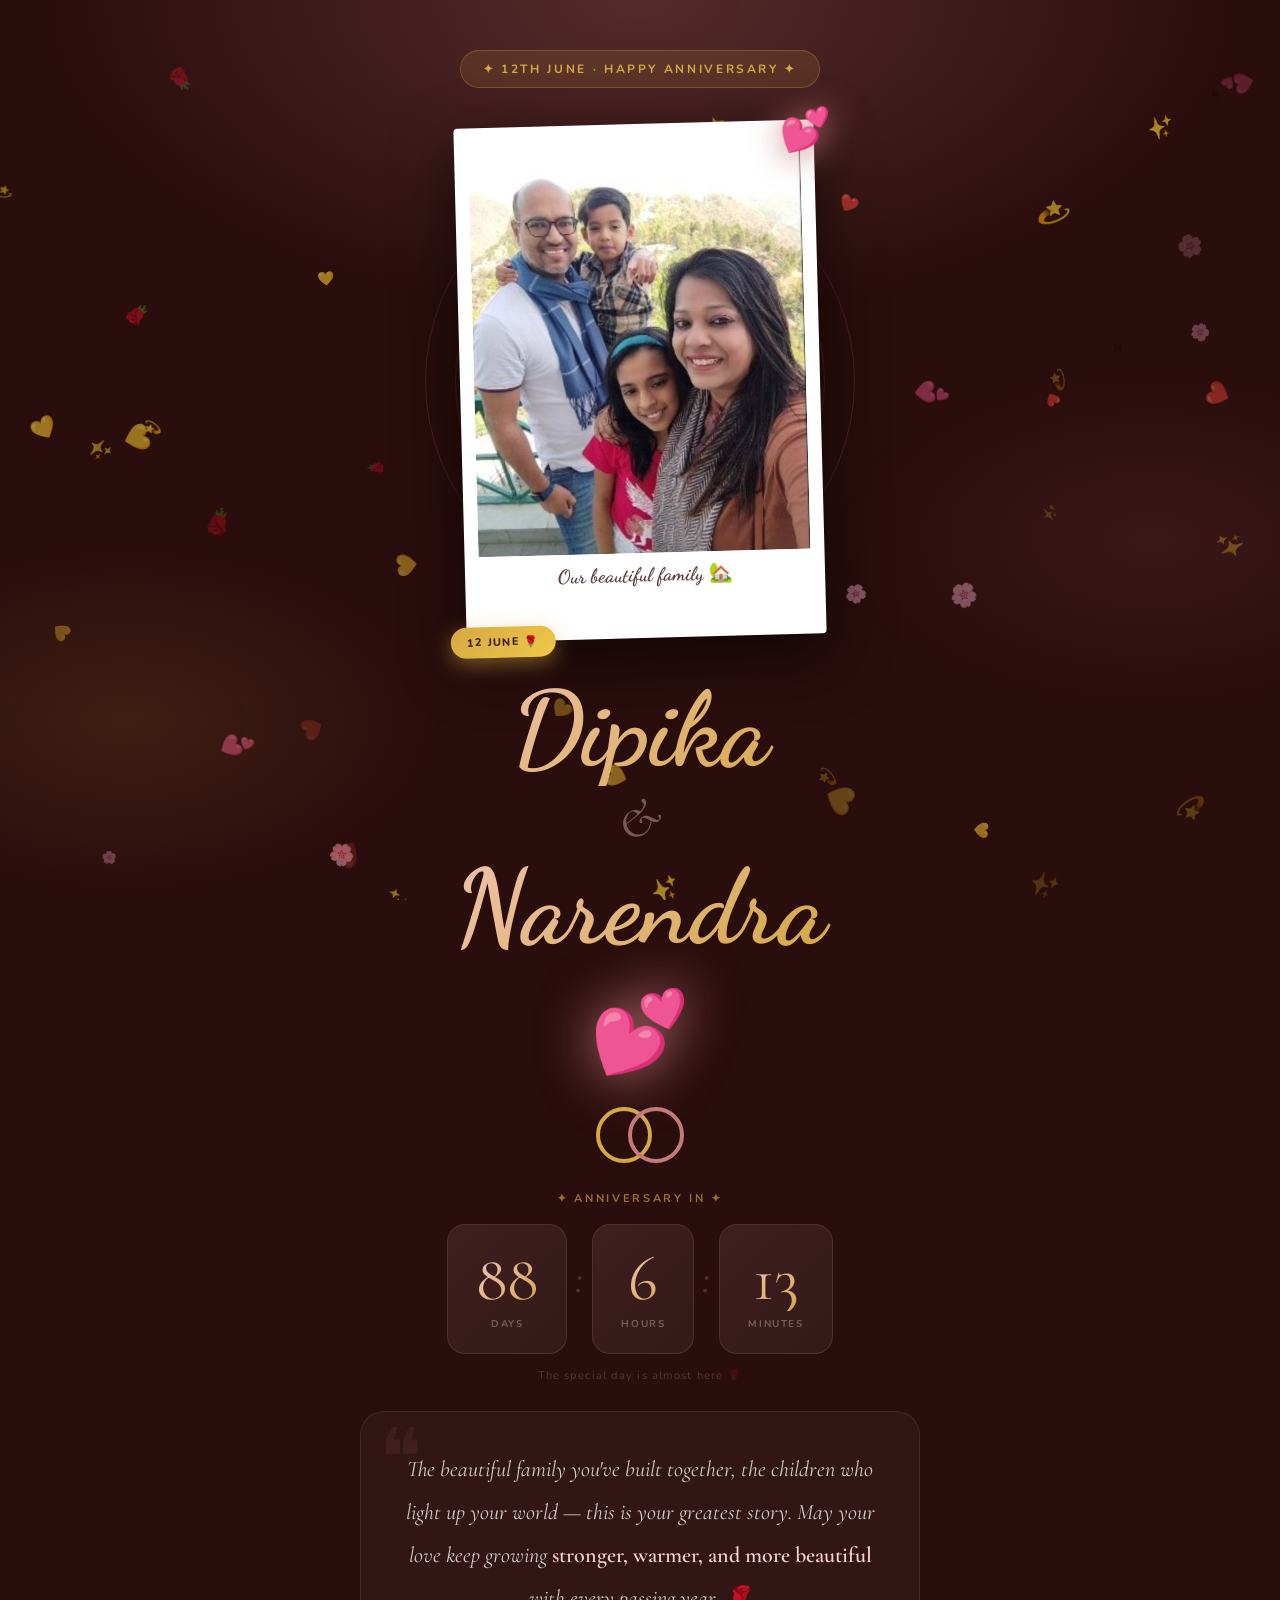
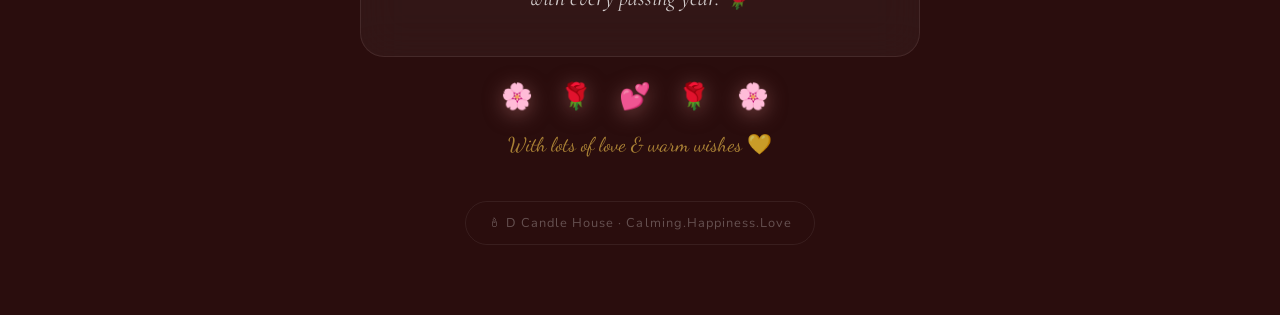
<file: anniversary.html>
<!DOCTYPE html>
<html lang="en">
<head>
  <meta charset="UTF-8" />
  <meta name="viewport" content="width=device-width, initial-scale=1.0" />
  <title>Happy Anniversary 💕 Dipika & Narendra</title>
  <link href="https://fonts.googleapis.com/css2?family=Cormorant+Garamond:ital,wght@0,300;0,400;1,300;1,400&family=Dancing+Script:wght@400;600;700&family=Nunito:wght@300;400;600&display=swap" rel="stylesheet" />
  <style>
    :root {
      --rose: #C47A7A;
      --gold: #D4A843;
      --blush: #F9D0D0;
      --deep: #2A0D0D;
    }
    *, *::before, *::after { margin:0; padding:0; box-sizing:border-box; }
    body {
      font-family: 'Nunito', sans-serif;
      background: var(--deep);
      color: white;
      min-height: 100vh;
      overflow-x: hidden;
    }

    #canvas { position:fixed; inset:0; z-index:0; pointer-events:none; }

    .bg-glow {
      position:fixed; inset:0; z-index:1; pointer-events:none;
      background:
        radial-gradient(ellipse 80% 60% at 50% 0%, rgba(196,122,122,0.28) 0%, transparent 60%),
        radial-gradient(ellipse 50% 40% at 10% 80%, rgba(212,168,67,0.12) 0%, transparent 50%),
        radial-gradient(ellipse 50% 40% at 90% 60%, rgba(196,122,122,0.1) 0%, transparent 50%);
      animation: glowPulse 8s ease-in-out infinite alternate;
    }
    @keyframes glowPulse { from{opacity:.7} to{opacity:1} }

    .petal { position:fixed; top:-30px; font-size:1.1rem; animation:fall linear infinite; pointer-events:none; z-index:1; }
    @keyframes fall { to { transform:translateY(110vh) rotate(360deg); opacity:0; } }

    .page {
      position:relative; z-index:2;
      max-width:680px; margin:0 auto;
      padding:50px 24px 70px;
      text-align:center;
    }

    .top-label {
      display:inline-flex; align-items:center; gap:8px;
      background:rgba(212,168,67,0.12); border:1px solid rgba(212,168,67,0.3);
      color:var(--gold); font-size:0.75rem; font-weight:700;
      letter-spacing:0.22em; text-transform:uppercase;
      padding:10px 22px; border-radius:40px; margin-bottom:36px;
      animation:fadeDown 1s ease 0.2s both;
    }

    /* Photo */
    .photo-wrap {
      position:relative; max-width:360px;
      margin:0 auto 36px;
      animation:fadeDown 1s ease 0.3s both;
    }
    .photo-ring {
      position:absolute; border-radius:50%;
      border:1.5px solid rgba(196,122,122,0.2);
      top:50%; left:50%;
      transform:translate(-50%,-50%);
      animation:ringPulse 3s ease-in-out infinite;
    }
    .photo-ring-1 { width:430px; height:430px; animation-delay:0s; }
    .photo-ring-2 { width:370px; height:370px; border-color:rgba(212,168,67,0.15); animation-delay:1s; }
    @keyframes ringPulse {
      0%,100% { transform:translate(-50%,-50%) scale(1); opacity:0.5; }
      50% { transform:translate(-50%,-50%) scale(1.04); opacity:1; }
    }
    .polaroid {
      background:white; padding:14px 14px 52px;
      border-radius:4px;
      box-shadow:0 20px 60px rgba(0,0,0,0.6);
      transform:rotate(-1.5deg);
      transition:transform 0.5s ease;
      position:relative; z-index:2;
    }
    .polaroid:hover { transform:rotate(0deg) scale(1.03); }
    .polaroid img { width:100%; display:block; border-radius:2px; aspect-ratio:4/5; object-fit:cover; }
    .pol-caption {
      font-family:'Dancing Script', cursive;
      color:#5C3D3D; font-size:1.2rem;
      text-align:center; margin-top:10px;
      font-weight:700;
    }
    .photo-heart {
      position:absolute; top:-18px; right:-18px;
      font-size:2.6rem;
      filter:drop-shadow(0 4px 16px rgba(196,122,122,0.95));
      animation:heartBeat 1.5s ease-in-out infinite; z-index:5;
    }
    .photo-badge {
      position:absolute; bottom:-16px; left:-16px;
      background:linear-gradient(135deg, #D4A843, #F0C84A);
      color:#3D2020; font-size:0.68rem; font-weight:800;
      letter-spacing:0.12em; text-transform:uppercase;
      padding:8px 16px; border-radius:40px;
      box-shadow:0 6px 20px rgba(212,168,67,0.5); z-index:5;
    }

    /* Names */
    .names-wrap { margin:8px 0 6px; animation:fadeDown 1s ease 0.5s both; }
    .names {
      font-family:'Dancing Script', cursive;
      font-size:clamp(3.2rem, 10vw, 6.5rem);
      font-weight:700; line-height:1.08;
      background:linear-gradient(135deg, #F5C8C8 0%, #D4A843 45%, #F5C8C8 90%);
      -webkit-background-clip:text; -webkit-text-fill-color:transparent;
      background-clip:text; background-size:200%;
      animation:shimmer 4s ease-in-out infinite;
    }
    @keyframes shimmer {
      0%,100% { background-position:0% 50%; }
      50% { background-position:100% 50%; }
    }
    .ampersand {
      font-family:'Cormorant Garamond', serif;
      font-size:clamp(2rem, 5vw, 3.5rem); font-style:italic;
      color:rgba(245,200,200,0.4); display:block; line-height:1.1; margin:2px 0;
    }

    .big-heart {
      font-size:clamp(3rem, 8vw, 5rem); display:block; margin:14px auto;
      filter:drop-shadow(0 0 28px rgba(196,122,122,0.95));
      animation:heartBeat 1.5s ease-in-out infinite, fadeDown 1s ease 0.7s both;
    }
    @keyframes heartBeat {
      0%,100% { transform:scale(1); }
      14% { transform:scale(1.2); }
      28% { transform:scale(1); }
      42% { transform:scale(1.12); }
      70% { transform:scale(1); }
    }

    /* ═══ COUNTER — shared styles ═══ */
    .counter-section { margin:28px auto; animation:fadeUp 1s ease 0.8s both; }
    .counter-label {
      font-size:0.7rem; font-weight:700;
      letter-spacing:0.24em; text-transform:uppercase;
      color:rgba(212,168,67,0.65); margin-bottom:18px;
    }
    .counter-wrap { display:flex; align-items:center; justify-content:center; }
    .counter-digit {
      background:rgba(255,255,255,0.05);
      border:1px solid rgba(196,122,122,0.22);
      border-radius:18px; padding:22px 28px;
      margin:0 6px; min-width:92px;
      backdrop-filter:blur(12px);
      transition:all 0.3s; position:relative; overflow:hidden;
    }
    .counter-digit::before {
      content:''; position:absolute; inset:0;
      background:linear-gradient(135deg, rgba(196,122,122,0.07), transparent);
      pointer-events:none;
    }
    .counter-digit:hover {
      border-color:rgba(196,122,122,0.5);
      transform:translateY(-6px);
      box-shadow:0 16px 40px rgba(196,122,122,0.2);
    }
    .counter-num {
      font-family:'Cormorant Garamond', serif;
      font-size:4rem; font-weight:400; line-height:1;
      background:linear-gradient(135deg, #F5C8C8, #D4A843);
      -webkit-background-clip:text; -webkit-text-fill-color:transparent;
      background-clip:text; display:block;
    }
    .counter-unit {
      font-size:0.62rem; font-weight:700;
      letter-spacing:0.16em; text-transform:uppercase;
      color:rgba(255,255,255,0.3); margin-top:6px; display:block;
    }
    .counter-sep {
      font-family:'Cormorant Garamond', serif;
      font-size:2.8rem; font-style:italic;
      color:rgba(196,122,122,0.28);
      margin:0 2px; padding-bottom:22px;
    }
    .counter-sub {
      font-size:0.7rem; color:rgba(255,255,255,0.18);
      margin-top:14px; letter-spacing:0.1em;
    }

    /* ═══ CELEBRATION banner — shown only on 12 June ═══ */
    .celebration-banner {
      display:none;
      background:linear-gradient(135deg, rgba(196,122,122,0.15), rgba(212,168,67,0.1));
      border:1px solid rgba(212,168,67,0.35);
      border-radius:20px; padding:24px 32px; margin-bottom:8px;
    }
    .celebration-banner .cel-years {
      font-family:'Cormorant Garamond', serif;
      font-size:clamp(3rem, 10vw, 6rem); font-weight:400; line-height:1;
      background:linear-gradient(135deg, #F5C8C8, #D4A843);
      -webkit-background-clip:text; -webkit-text-fill-color:transparent;
      background-clip:text;
    }
    .celebration-banner .cel-label {
      font-family:'Dancing Script', cursive;
      font-size:1.4rem; color:rgba(255,255,255,0.75);
      margin-top:8px; display:block;
    }
    .celebration-banner .cel-sub {
      font-size:0.75rem; letter-spacing:0.14em; text-transform:uppercase;
      color:rgba(212,168,67,0.6); margin-top:12px;
    }

    /* Rings */
    .rings-wrap { display:flex; justify-content:center; margin:20px 0; animation:fadeDown 1s ease 1s both; }
    .ring { width:56px; height:56px; border:4px solid var(--gold); border-radius:50%; animation:ringGlow 2s ease-in-out infinite; margin:0 -12px; }
    .ring:nth-child(2) { border-color:var(--rose); animation-delay:0.6s; }
    @keyframes ringGlow {
      0%,100% { box-shadow:0 0 16px rgba(212,168,67,0.4); }
      50% { box-shadow:0 0 40px rgba(212,168,67,0.9); }
    }

    .message-card {
      max-width:560px; margin:22px auto;
      background:rgba(255,255,255,0.04);
      border:1px solid rgba(245,200,200,0.1);
      border-radius:24px; padding:36px 40px;
      backdrop-filter:blur(20px);
      animation:fadeUp 1s ease 1.1s both; position:relative;
    }
    .message-card::before {
      content:'❝'; position:absolute; top:8px; left:18px;
      font-size:5rem; font-family:'Cormorant Garamond', serif;
      color:rgba(196,122,122,0.1); line-height:1;
    }
    .message-text {
      font-family:'Cormorant Garamond', serif;
      font-size:clamp(1.08rem, 2.5vw, 1.38rem);
      font-style:italic; line-height:1.95;
      color:rgba(255,255,255,0.78); position:relative; z-index:1;
    }
    .message-text em { color:var(--blush); font-style:normal; font-weight:600; }

    /* message shown only on anniversary day */
    .message-anniv { display:none; }

    .flowers {
      font-size:1.6rem; letter-spacing:10px; margin:18px 0;
      animation:fadeUp 1s ease 1.2s both;
      filter:drop-shadow(0 4px 10px rgba(196,122,122,0.5));
    }
    .signature { font-family:'Dancing Script', cursive; font-size:1.25rem; color:rgba(212,168,67,0.75); margin-top:18px; animation:fadeUp 1s ease 1.3s both; }
    .from-dch { margin-top:44px; animation:fadeUp 1s ease 1.5s both; }
    .from-dch a {
      display:inline-flex; align-items:center; gap:10px;
      color:rgba(255,255,255,0.28); font-size:0.8rem; letter-spacing:0.08em;
      text-decoration:none; padding:12px 22px;
      border:1px solid rgba(255,255,255,0.07); border-radius:40px; transition:all 0.3s;
    }
    .from-dch a:hover { color:var(--blush); border-color:rgba(196,122,122,0.3); }

    @keyframes fadeDown { from{opacity:0;transform:translateY(-20px)} to{opacity:1;transform:translateY(0)} }
    @keyframes fadeUp { from{opacity:0;transform:translateY(20px)} to{opacity:1;transform:translateY(0)} }

    @media (max-width:480px) {
      .photo-ring-1 { width:320px; height:320px; }
      .photo-ring-2 { width:280px; height:280px; }
      .counter-digit { padding:16px 16px; min-width:76px; }
      .counter-num { font-size:3rem; }
      .message-card { padding:28px 22px; }
    }
  </style>
</head>
<body>

<canvas id="canvas"></canvas>
<div class="bg-glow"></div>

<div class="petal" style="left:4%;animation-duration:6s;animation-delay:0s;">🌸</div>
<div class="petal" style="left:13%;animation-duration:8s;animation-delay:1.2s;font-size:.85rem;">✨</div>
<div class="petal" style="left:23%;animation-duration:7s;animation-delay:2s;">🌹</div>
<div class="petal" style="left:36%;animation-duration:9s;animation-delay:0.5s;font-size:.8rem;">💫</div>
<div class="petal" style="left:50%;animation-duration:6.5s;animation-delay:1.5s;">🌸</div>
<div class="petal" style="left:63%;animation-duration:8.5s;animation-delay:0.3s;">✨</div>
<div class="petal" style="left:74%;animation-duration:7.5s;animation-delay:2.5s;">🌹</div>
<div class="petal" style="left:85%;animation-duration:6s;animation-delay:1s;">💫</div>
<div class="petal" style="left:9%;animation-duration:10s;animation-delay:3s;">❤️</div>
<div class="petal" style="left:46%;animation-duration:7s;animation-delay:3.5s;font-size:.7rem;">✦</div>
<div class="petal" style="left:79%;animation-duration:11s;animation-delay:2.2s;">💕</div>
<div class="petal" style="left:30%;animation-duration:9.5s;animation-delay:1.8s;">❤️</div>

<div class="page">

  <div class="top-label" id="topLabel">✦ 12th June · Happy Anniversary ✦</div>

  <!-- PHOTO -->
  <div class="photo-wrap">
    <div class="photo-ring photo-ring-1"></div>
    <div class="photo-ring photo-ring-2"></div>
    <div class="polaroid">
      <span class="photo-heart">💕</span>
      <span class="photo-badge">12 June 🌹</span>
      <img src="[data-uri]" alt="Dipika, Narendra & family" />
      <div class="pol-caption">Our beautiful family 🏡</div>
    </div>
  </div>

  <!-- NAMES -->
  <div class="names-wrap">
    <div class="names">Dipika</div>
    <span class="ampersand">&amp;</span>
    <div class="names">Narendra</div>
  </div>

  <span class="big-heart">💕</span>

  <div class="rings-wrap">
    <div class="ring"></div>
    <div class="ring"></div>
  </div>

  <!-- ═══ COUNTER SECTION ═══ -->
  <div class="counter-section">

    <!-- BEFORE 12 June: countdown -->
    <div id="countdownBlock">
      <p class="counter-label">✦ Anniversary in ✦</p>
      <div class="counter-wrap">
        <div class="counter-digit">
          <span class="counter-num" id="cdD">0</span>
          <span class="counter-unit">Days</span>
        </div>
        <span class="counter-sep">:</span>
        <div class="counter-digit">
          <span class="counter-num" id="cdH">0</span>
          <span class="counter-unit">Hours</span>
        </div>
        <span class="counter-sep">:</span>
        <div class="counter-digit">
          <span class="counter-num" id="cdM">0</span>
          <span class="counter-unit">Minutes</span>
        </div>
      </div>
      <p class="counter-sub">The special day is almost here 🌹</p>
    </div>

    <!-- ON 12 June: celebration -->
    <div id="celebrationBlock" class="celebration-banner">
      <div class="cel-years" id="celYears">16</div>
      <span class="cel-label">Beautiful Years Together 💕</span>
      <p class="cel-sub">✦ Today is your special day ✦</p>
    </div>

  </div>

  <!-- MESSAGE -->
  <div class="message-card">
    <!-- Before the day -->
    <p class="message-text message-before">
      The beautiful family you've built together, the children who light up your world —
      this is your greatest story. May your love keep growing
      <em>stronger, warmer, and more beautiful</em>
      with every passing year. 🌹
    </p>
    <!-- On the day -->
    <p class="message-text message-anniv">
      16 years of love, laughter, and togetherness — and you make it look easy.
      Today we celebrate <em>you both</em> and the incredible family you've created.
      Here's to forever. 🌹
    </p>
  </div>

  <div class="flowers">🌸 🌹 💕 🌹 🌸</div>
  <div class="signature">With lots of love &amp; warm wishes 💛</div>
  <div class="from-dch">
    <a href="index.html">🕯 D Candle House · Calming.Happiness.Love</a>
  </div>

</div>

<script>
  // ── Date logic ──
  const ANNIV_YEAR  = 2010;
  const ANNIV_MONTH = 5;   // June = 5 (0-indexed)
  const ANNIV_DAY   = 12;

  function isAnniversaryToday() {
    const now = new Date();
    return now.getMonth() === ANNIV_MONTH && now.getDate() === ANNIV_DAY;
  }

  function getNextAnniversary() {
    const now  = new Date();
    const year = now.getFullYear();
    let next   = new Date(year, ANNIV_MONTH, ANNIV_DAY, 0, 0, 0);
    if (next <= now) next = new Date(year + 1, ANNIV_MONTH, ANNIV_DAY, 0, 0, 0);
    return next;
  }

  function getYearsTogether() {
    const now = new Date();
    return now.getFullYear() - ANNIV_YEAR;
  }

  // ── Switch mode ──
  function setupMode() {
    if (isAnniversaryToday()) {
      // 🎉 IT'S THE DAY!
      document.getElementById('countdownBlock').style.display   = 'none';
      document.getElementById('celebrationBlock').style.display = 'block';
      document.getElementById('celYears').textContent           = getYearsTogether();
      document.querySelector('.message-before').style.display   = 'none';
      document.querySelector('.message-anniv').style.display    = 'block';
      document.getElementById('topLabel').textContent           = '✦ Happy 16th Anniversary ✦';
      // Extra confetti burst on load
      setTimeout(() => { burst(window.innerWidth/2, window.innerHeight/3, 30); }, 500);
    } else {
      // Countdown mode
      updateCountdown();
      setInterval(updateCountdown, 1000); // live tick every second
    }
  }

  function updateCountdown() {
    const now  = new Date();
    const next = getNextAnniversary();
    const diff = next - now;

    const days    = Math.floor(diff / (1000 * 60 * 60 * 24));
    const hours   = Math.floor((diff % (1000 * 60 * 60 * 24)) / (1000 * 60 * 60));
    const minutes = Math.floor((diff % (1000 * 60 * 60)) / (1000 * 60));

    // Animate count-up on first load, then just set directly
    if (!window._countdownStarted) {
      animateUp('cdD', days,    900);
      animateUp('cdH', hours,   1150);
      animateUp('cdM', minutes, 1400);
      window._countdownStarted = true;
    } else {
      document.getElementById('cdD').textContent = days;
      document.getElementById('cdH').textContent = hours;
      document.getElementById('cdM').textContent = minutes;
    }
  }

  function animateUp(id, target, delay) {
    setTimeout(() => {
      const el   = document.getElementById(id);
      let cur    = 0;
      const step = Math.max(1, Math.floor(target / 38));
      const iv   = setInterval(() => {
        cur = Math.min(cur + step, target);
        el.textContent = cur;
        if (cur >= target) { el.textContent = target; clearInterval(iv); }
      }, 42);
    }, delay);
  }

  setupMode();

  // ── Canvas particles ──
  const canvas = document.getElementById('canvas');
  const ctx    = canvas.getContext('2d');
  canvas.width = window.innerWidth;
  canvas.height= window.innerHeight;
  window.addEventListener('resize', () => {
    canvas.width = window.innerWidth;
    canvas.height= window.innerHeight;
  });

  const EMOJIS = ['❤️','💕','🌸','✨','💫','🌹','💛','✦'];
  const rnd    = (a,b) => a + Math.random()*(b-a);

  class P {
    constructor() { this.reset(true); }
    reset(init) {
      this.x=rnd(0,canvas.width); this.y=init?rnd(0,canvas.height):rnd(-40,-10);
      this.e=EMOJIS[Math.floor(Math.random()*EMOJIS.length)];
      this.s=rnd(12,26); this.vy=rnd(0.3,1.1); this.vx=rnd(-0.3,0.3);
      this.op=rnd(0.2,0.65); this.rot=rnd(0,Math.PI*2); this.rs=rnd(-0.015,0.015);
      this.life=1; this.decay=rnd(0.001,0.003);
    }
    tick() {
      this.y+=this.vy; this.x+=this.vx; this.rot+=this.rs; this.life-=this.decay;
      if(this.life<=0||this.y>canvas.height+50) this.reset(false);
    }
    draw() {
      ctx.save(); ctx.globalAlpha=this.op*this.life;
      ctx.translate(this.x,this.y); ctx.rotate(this.rot);
      ctx.font=this.s+'px serif'; ctx.textAlign='center'; ctx.textBaseline='middle';
      ctx.fillText(this.e,0,0); ctx.restore();
    }
  }

  const pts = Array.from({length:55},()=>new P());
  (function loop(){
    ctx.clearRect(0,0,canvas.width,canvas.height);
    pts.forEach(p=>{p.tick();p.draw();});
    requestAnimationFrame(loop);
  })();

  function burst(x, y, count=10) {
    const b = ['💕','✨','🌸','❤️','💫','🌹'];
    for(let i=0;i<count;i++) {
      const p=new P(); p.x=x; p.y=y;
      p.vy=rnd(-5,-1); p.vx=rnd(-3,3);
      p.e=b[Math.floor(Math.random()*b.length)];
      p.s=rnd(24,42); p.op=0.95; p.life=1; p.decay=0.015;
      pts.push(p);
    }
  }

  document.addEventListener('click', e => burst(e.clientX, e.clientY));
</script>
</body>
</html>
</file>
